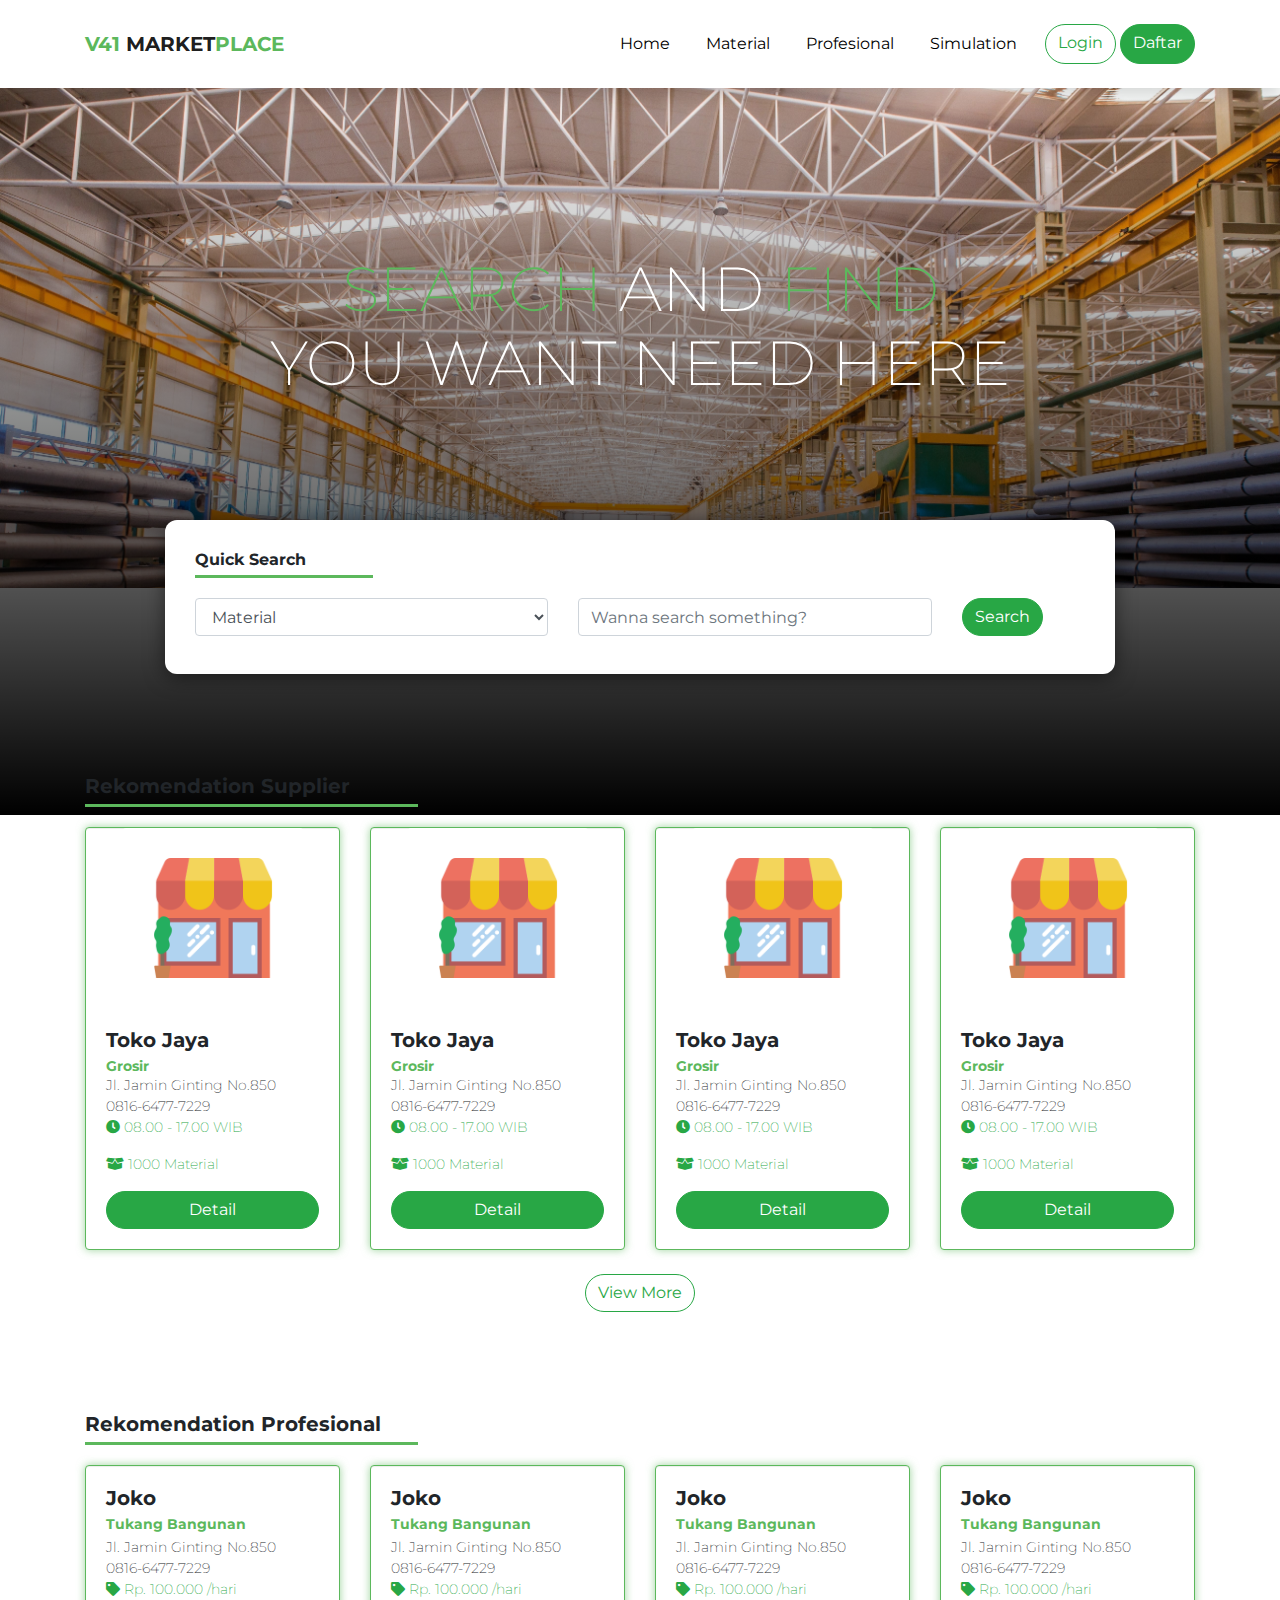
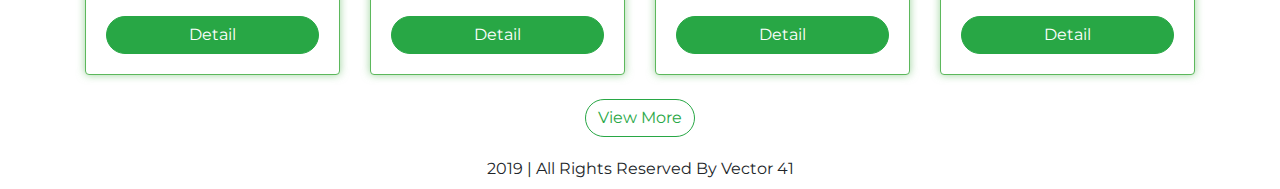
<file: index.html>
<!doctype html>
<html lang="en">

<head>
    <!-- Required meta tags -->
    <meta charset="utf-8">
    <meta name="viewport" content="width=device-width, initial-scale=1, shrink-to-fit=no">

    <!-- Bootstrap CSS -->
    <link rel="stylesheet" href="https://stackpath.bootstrapcdn.com/bootstrap/4.3.1/css/bootstrap.min.css"
        integrity="sha384-ggOyR0iXCbMQv3Xipma34MD+dH/1fQ784/j6cY/iJTQUOhcWr7x9JvoRxT2MZw1T" crossorigin="anonymous">

    <!-- Fonts -->
    <link href="https://fonts.googleapis.com/css?family=Montserrat&display=swap" rel="stylesheet">

    <!-- Icon -->
    <link rel="stylesheet" href="https://cdnjs.cloudflare.com/ajax/libs/font-awesome/5.11.2/css/all.min.css">

    <!-- My style -->
    <link rel="stylesheet" href="assets/css/style.css">

    <title>V41 Marketplace</title>
</head>

<body>

    <!-- Nav Bar -->
    <nav class="navbar navbar-expand-lg navbar-light shadow p-4">

        <div class="container">

            <a class="navbar-brand" href="#"><span>V41</span> Market<span>place</span></a>
            <button class="navbar-toggler" type="button" data-toggle="collapse" data-target="#navbarNavAltMarkup"
                aria-controls="navbarNavAltMarkup" aria-expanded="false" aria-label="Toggle navigation">
                <span class="navbar-toggler-icon"></span>
            </button>
            <div class="collapse navbar-collapse" id="navbarNavAltMarkup">
                <div class="navbar-nav ml-auto">
                    <a class="nav-item nav-link active" href="index.html">Home <span
                            class="sr-only">(current)</span></a>
                    <a class="nav-item nav-link" href="#">Material</a>
                    <a class="nav-item nav-link" href="#">Profesional</a>
                    <a class="nav-item nav-link" href="#">Simulation</a>
                    <a class="nav-item btn btn-outline-success button" href="#">Login</a>&nbsp;
                    <a class="nav-item btn btn-success button" href="pendaftaran.html">Daftar</a>




                </div>
            </div>

        </div>

    </nav>

    <!-- End Navbar -->


    <!-- Jumbotron -->
    <div class="jumbotron jumbotron-fluid">
        <div class="container">
            <h1 class="display-4"> <span>search</span> and <span>find</span><br>you want need here</h1>
        </div>
    </div>
    <!-- End Jumbotron -->



    <!-- Container -->


    <div class="container">


        <!-- Quick Search -->

        <div class="row justify-content-center">

            <div class="col-10 quick-search">

                <h6>Quick Search</h6>

                <div class="row">

                    <div class="col-lg mb-2">
                        <select name="" class="form-control" id="">
                            <option value="1">Material</option>
                            <option value="2">Profesional</option>
                        </select>

                    </div>
                    <div class="col-lg mb-2">
                        <input type="text" class="form-control" placeholder="Wanna search something?">

                    </div>

                    <div class="col-lg-2 mb-2">
                        <button class="btn btn-success button">Search</button>


                    </div>




                </div>


            </div>

        </div>



        <!-- Quick Search -->


        <section class="rekomendation">

            <div class="row">

                <div class="col-lg-12">

                    <h5 class="text-heading">Rekomendation Supplier</h5>

                    <div class="row">

                        <div class="col-lg-3 mb-4">

                            <div class="card produk">
                                <img src="assets/img/store.png" class="card-img-top img-thumbnail" alt="...">
                                <div class="card-body">

                                    <h5 class="card-title">Toko Jaya</h5>
                                    <h6 class="card-subtitle mb-0">Grosir</h6>
                                    <p class="card-text mb-0">Jl. Jamin Ginting No.850</p>
                                    <p class="card-text mb-0">0816-6477-7229</p>
                                    <p class="card-text text-success"> <i class="fas fa-clock"></i> 08.00 - 17.00 WIB
                                    </p>

                                    <p class="card-text text-success"><i class="fas fa-box-open"></i> 1000 Material</p>

                                    <a href="detail_supplier.html"
                                        class="btn btn-success button justify-content-center d-flex">Detail</a>
                                </div>
                            </div>

                        </div>
                        <div class="col-lg-3 mb-4">

                            <div class="card produk">
                                <img src="assets/img/store.png" class="card-img-top img-thumbnail" alt="...">
                                <div class="card-body">
                                    <h5 class="card-title">Toko Jaya</h5>
                                    <h6 class="card-subtitle mb-0">Grosir</h6>
                                    <p class="card-text mb-0">Jl. Jamin Ginting No.850</p>
                                    <p class="card-text mb-0">0816-6477-7229</p>
                                    <p class="card-text text-success"> <i class="fas fa-clock"></i> 08.00 - 17.00 WIB
                                    </p>

                                    <p class="card-text text-success"><i class="fas fa-box-open"></i> 1000 Material</p>

                                    <a href="#" class="btn btn-success button justify-content-center d-flex">Detail</a>
                                </div>
                            </div>

                        </div>

                        <div class="col-lg-3 mb-4">

                            <div class="card produk">
                                <img src="assets/img/store.png" class="card-img-top img-thumbnail" alt="...">
                                <div class="card-body">
                                    <h5 class="card-title">Toko Jaya</h5>
                                    <h6 class="card-subtitle mb-0">Grosir</h6>
                                    <p class="card-text mb-0">Jl. Jamin Ginting No.850</p>
                                    <p class="card-text mb-0">0816-6477-7229</p>
                                    <p class="card-text text-success"> <i class="fas fa-clock"></i> 08.00 - 17.00 WIB
                                    </p>

                                    <p class="card-text text-success"><i class="fas fa-box-open"></i> 1000 Material</p>

                                    <a href="#" class="btn btn-success button justify-content-center d-flex">Detail</a>
                                </div>
                            </div>

                        </div>

                        <div class="col-lg-3 mb-4">

                            <div class="card produk">
                                <img src="assets/img/store.png" class="card-img-top img-thumbnail" alt="...">
                                <div class="card-body">
                                    <h5 class="card-title">Toko Jaya</h5>
                                    <h6 class="card-subtitle mb-0">Grosir</h6>
                                    <p class="card-text mb-0">Jl. Jamin Ginting No.850</p>
                                    <p class="card-text mb-0">0816-6477-7229</p>
                                    <p class="card-text text-success"> <i class="fas fa-clock"></i> 08.00 - 17.00 WIB
                                    </p>

                                    <p class="card-text text-success"><i class="fas fa-box-open"></i> 1000 Material</p>

                                    <a href="#" class="btn btn-success button justify-content-center d-flex">Detail</a>
                                </div>
                            </div>

                        </div>





                    </div>

                </div>

                <div class="col-lg-12 justify-content-center d-flex">

                    <a href="" class="btn btn-outline-success button">View More</a>


                </div>

            </div>



        </section>



        <section class="rekomendation">

            <div class="row">

                <div class="col-lg-12">

                    <h5 class="text-heading">Rekomendation Profesional</h5>

                    <div class="row">

                        <div class="col-lg-3 mb-4">

                            <div class="card produk">
                                <div class="card-body">

                                    <h5 class="card-title">Joko</h5>
                                    <h6 class="card-subtitle mb-1">Tukang Bangunan</h6>
                                    <p class="card-text mb-0">Jl. Jamin Ginting No.850</p>
                                    <p class="card-text mb-0">0816-6477-7229</p>
                                    <p class="card-text text-success"><i class="fas fa-tag"></i> Rp. 100.000 /hari </p>

                                    <a href="#" data-toggle="modal" data-target="#exampleModal"
                                        class="btn btn-success button justify-content-center d-flex">Detail</a>
                                </div>
                            </div>

                        </div>



                        <div class="col-lg-3 mb-4">

                            <div class="card produk">
                                <div class="card-body">

                                    <h5 class="card-title">Joko</h5>
                                    <h6 class="card-subtitle mb-1">Tukang Bangunan</h6>
                                    <p class="card-text mb-0">Jl. Jamin Ginting No.850</p>
                                    <p class="card-text mb-0">0816-6477-7229</p>
                                    <p class="card-text text-success"><i class="fas fa-tag"></i> Rp. 100.000 /hari </p>

                                    <a href="#" class="btn btn-success button justify-content-center d-flex">Detail</a>
                                </div>
                            </div>

                        </div>

                        <div class="col-lg-3 mb-4">

                            <div class="card produk">
                                <div class="card-body">

                                    <h5 class="card-title">Joko</h5>
                                    <h6 class="card-subtitle mb-1">Tukang Bangunan</h6>
                                    <p class="card-text mb-0">Jl. Jamin Ginting No.850</p>
                                    <p class="card-text mb-0">0816-6477-7229</p>
                                    <p class="card-text text-success"><i class="fas fa-tag"></i> Rp. 100.000 /hari </p>

                                    <a href="#" class="btn btn-success button justify-content-center d-flex">Detail</a>
                                </div>
                            </div>

                        </div>

                        <div class="col-lg-3 mb-4">

                            <div class="card produk">
                                <div class="card-body">

                                    <h5 class="card-title">Joko</h5>
                                    <h6 class="card-subtitle mb-1">Tukang Bangunan</h6>
                                    <p class="card-text mb-0">Jl. Jamin Ginting No.850</p>
                                    <p class="card-text mb-0">0816-6477-7229</p>
                                    <p class="card-text text-success"><i class="fas fa-tag"></i> Rp. 100.000 /hari </p>

                                    <a href="#" class="btn btn-success button justify-content-center d-flex">Detail</a>
                                </div>
                            </div>

                        </div>


                        <!-- Modal -->
                        <div class="modal fade" id="exampleModal" tabindex="-1" role="dialog"
                            aria-labelledby="exampleModalLabel" aria-hidden="true">
                            <div class="modal-dialog modal-lg" role="document">
                                <div class="modal-content">
                                    <div class="modal-header">
                                        <h5 class="modal-title" id="exampleModalLabel">Detail Material</h5>
                                        <button type="button" class="close" data-dismiss="modal" aria-label="Close">
                                            <span aria-hidden="true">&times;</span>
                                        </button>
                                    </div>
                                    <div class="modal-body">

                                        <div class="card detail-modal-produk">
                                            <div class="card-body">

                                                <h5 class="card-title">Joko</h5>
                                                <h6 class="card-subtitle mb-1">Tukang Bangunan</h6>
                                                <p class="card-text mb-0">Jl. Jamin Ginting No.850</p>
                                                <p class="card-text mb-4">0816-6477-7229</p>


                                                <p class="card-text"> <strong>Other Service</strong> </p>

                                                <table class="table">
                                                    <thead>
                                                        <tr>
                                                            <th scope="col">#</th>
                                                            <th scope="col">Jenis Upah</th>
                                                            <th scope="col">Satuan/Waktu</th>
                                                            <th scope="col">Harga Satuan</th>
                                                        </tr>
                                                    </thead>
                                                    <tbody>
                                                        <tr>
                                                            <th scope="row">1</th>
                                                            <td>Tukang Besi</td>
                                                            <td>Hari</td>
                                                            <td>Rp. 150.000 </td>
                                                        </tr>
                                                    </tbody>
                                                </table>

                                            </div>
                                        </div>
                                    </div>
                                    <div class="modal-footer">
                                        <button type="button" class="btn btn-success button"
                                            data-dismiss="modal">Close</button>
                                        <!-- <button type="button" class="btn btn-primary">Save changes</button> -->
                                    </div>
                                </div>
                            </div>
                        </div>
                        <!-- End Modal -->



                    </div>

                </div>

                <div class="col-lg-12 justify-content-center d-flex">

                    <a href="" class="btn btn-outline-success button">View More</a>


                </div>

            </div>



        </section>

        <!-- Footer -->
        <div class="row footer mb-2">
            <div class="col text-center">
                2019 | All Rights Reserved By Vector 41
            </div>
        </div>
        <!-- Footer -->


    </div>

    <!-- End Container -->
































    <!-- Optional JavaScript -->
    <!-- jQuery first, then Popper.js, then Bootstrap JS -->
    <script src="https://code.jquery.com/jquery-3.3.1.slim.min.js"
        integrity="sha384-q8i/X+965DzO0rT7abK41JStQIAqVgRVzpbzo5smXKp4YfRvH+8abtTE1Pi6jizo"
        crossorigin="anonymous"></script>
    <script src="https://cdnjs.cloudflare.com/ajax/libs/popper.js/1.14.7/umd/popper.min.js"
        integrity="sha384-UO2eT0CpHqdSJQ6hJty5KVphtPhzWj9WO1clHTMGa3JDZwrnQq4sF86dIHNDz0W1"
        crossorigin="anonymous"></script>
    <script src="https://stackpath.bootstrapcdn.com/bootstrap/4.3.1/js/bootstrap.min.js"
        integrity="sha384-JjSmVgyd0p3pXB1rRibZUAYoIIy6OrQ6VrjIEaFf/nJGzIxFDsf4x0xIM+B07jRM"
        crossorigin="anonymous"></script>
</body>

</html>
</file>
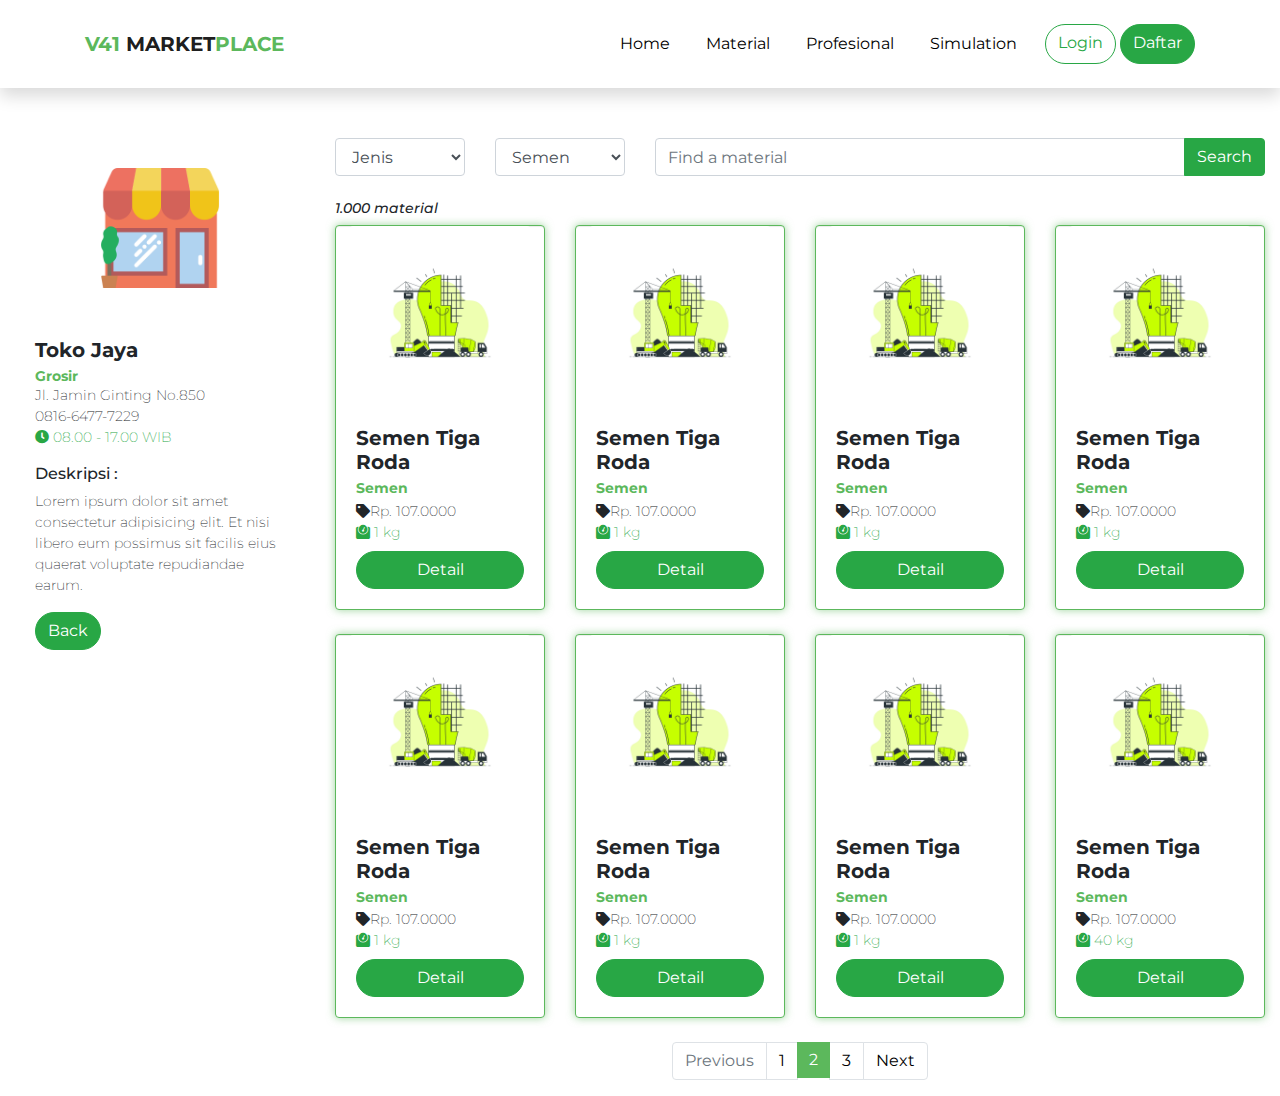
<file: detail_supplier.html>
<!doctype html>
<html lang="en">

<head>
    <!-- Required meta tags -->
    <meta charset="utf-8">
    <meta name="viewport" content="width=device-width, initial-scale=1, shrink-to-fit=no">

    <!-- Bootstrap CSS -->
    <link rel="stylesheet" href="https://stackpath.bootstrapcdn.com/bootstrap/4.3.1/css/bootstrap.min.css"
        integrity="sha384-ggOyR0iXCbMQv3Xipma34MD+dH/1fQ784/j6cY/iJTQUOhcWr7x9JvoRxT2MZw1T" crossorigin="anonymous">

    <!-- Fonts -->
    <link href="https://fonts.googleapis.com/css?family=Montserrat&display=swap" rel="stylesheet">

    <!-- Icon -->
    <link rel="stylesheet" href="https://cdnjs.cloudflare.com/ajax/libs/font-awesome/5.11.2/css/all.min.css">

    <!-- My style -->
    <link rel="stylesheet" href="assets/css/style.css">

    <title>V41 Marketplace</title>
</head>

<body>

    <!-- Nav Bar -->
    <nav class="navbar navbar-expand-lg navbar-light shadow p-4">

        <div class="container">

            <a class="navbar-brand" href="#"><span>V41</span> Market<span>place</span></a>
            <button class="navbar-toggler" type="button" data-toggle="collapse" data-target="#navbarNavAltMarkup"
                aria-controls="navbarNavAltMarkup" aria-expanded="false" aria-label="Toggle navigation">
                <span class="navbar-toggler-icon"></span>
            </button>
            <div class="collapse navbar-collapse" id="navbarNavAltMarkup">
                <div class="navbar-nav ml-auto">
                    <a class="nav-item nav-link active" href="index.html">Home <span
                            class="sr-only">(current)</span></a>
                    <a class="nav-item nav-link" href="#">Material</a>
                    <a class="nav-item nav-link" href="#">Profesional</a>
                    <a class="nav-item nav-link" href="#">Simulation</a>
                    <a class="nav-item btn btn-outline-success button" href="#">Login</a>&nbsp;
                    <a class="nav-item btn btn-success button" href="pendaftaran.html">Daftar</a>




                </div>
            </div>

        </div>

    </nav>

    <!-- End Navbar -->






    <!-- Container -->


    <div class="container-fluid">



        <!-- detail supplier -->

        <div class="row detail-supplier">

            <div class="col-lg-3">

                <div class="card profile-toko">
                    <img src="assets/img/store.png" class="card-img-top" alt="...">
                    <div class="card-body">
                        <h5 class="card-title">Toko Jaya</h5>
                        <h6 class="card-subtitle mb-0">Grosir</h6>
                        <p class="card-text mb-0">Jl. Jamin Ginting No.850</p>
                        <p class="card-text mb-0">0816-6477-7229</p>
                        <p class="card-text text-success"> <i class="fas fa-clock"></i> 08.00 - 17.00 WIB</p>
                        <h6>Deskripsi :</h6>
                        <p class="card-text">
                            Lorem ipsum dolor sit amet consectetur adipisicing elit. Et nisi libero eum possimus sit
                            facilis eius quaerat voluptate repudiandae earum.
                        </p>

                        <a href="index.html" class="btn btn-success button">Back</a>
                    </div>
                </div>

            </div>

            <div class="col-lg-9 material">

                <!-- Form -->
                <div class="row">

                    <div class="col-lg-2 mb-2">

                        <select name="" id="" class="form-control">
                            <option value="1">Jenis</option>
                            <option value="1">Harga</option>
                        </select>

                    </div>

                    <div class="col-lg-2 mb-2">

                        <select name="" id="" class="form-control">
                                <option value="1">All</option>
                            <option value="1" selected>Semen</option>
                            <option value="1">Seng</option>
                            <option value="1">Kayu</option>

                        </select>

                    </div>

                    <div class="col-lg-8 mb-2">

                        <div class="input-group mb-3">
                            <input type="text" class="form-control" placeholder="Find a material"
                                aria-label="Recipient's username" aria-describedby="button-addon2">
                            <div class="input-group-append">
                                <button class="btn btn-success" type="button" id="button-addon2">Search</button>
                            </div>
                        </div>

                    </div>

                </div>
                <!-- End Form -->

                <!-- Materia -->

                <div class="row">


                    <div class="col-lg-12">

                        <h5 class="head-material">1.000 material</h5>
                        <div class="row">

                            <div class="col-lg-3 mb-4">

                                <div class="card produk">
                                    <img src="assets/img/default-material.jpg" class="card-img-top img-thumbnail"
                                        alt="...">
                                    <div class="card-body">
                                        <h5 class="card-title">Semen Tiga Roda</h5>
                                        <h6 class="card-subtitle mb-1">Semen</h6>
                                        <p class="card-text mb-0"><i class="fas fa-tag"></i>Rp. 107.0000</p>
                                        <p class="card-text mb-2 text-success"><i class="fas fa-weight"></i> 1 kg</p>

                                        <a href="#" data-toggle="modal" data-target="#exampleModal"
                                            class="btn btn-success button justify-content-center d-flex">Detail</a>
                                    </div>
                                </div>

                            </div>

                            <div class="col-lg-3 mb-4">

                                <div class="card produk">
                                    <img src="assets/img/default-material.jpg" class="card-img-top img-thumbnail"
                                        alt="...">
                                    <div class="card-body">
                                        <h5 class="card-title">Semen Tiga Roda</h5>
                                        <h6 class="card-subtitle mb-1">Semen</h6>
                                        <p class="card-text mb-0"><i class="fas fa-tag"></i>Rp. 107.0000</p>
                                        <p class="card-text mb-2 text-success"><i class="fas fa-weight"></i> 1 kg</p>

                                        <a href="#"
                                            class="btn btn-success button justify-content-center d-flex">Detail</a>
                                    </div>
                                </div>

                            </div>

                            <div class="col-lg-3 mb-4">

                                <div class="card produk">
                                    <img src="assets/img/default-material.jpg" class="card-img-top img-thumbnail"
                                        alt="...">
                                    <div class="card-body">
                                        <h5 class="card-title">Semen Tiga Roda</h5>
                                        <h6 class="card-subtitle mb-1">Semen</h6>
                                        <p class="card-text mb-0"><i class="fas fa-tag"></i>Rp. 107.0000</p>
                                        <p class="card-text mb-2 text-success"><i class="fas fa-weight"></i> 1 kg</p>

                                        <a href="#"
                                            class="btn btn-success button justify-content-center d-flex">Detail</a>
                                    </div>
                                </div>

                            </div>

                            <div class="col-lg-3 mb-4">

                                <div class="card produk">
                                    <img src="assets/img/default-material.jpg" class="card-img-top img-thumbnail"
                                        alt="...">
                                    <div class="card-body">
                                        <h5 class="card-title">Semen Tiga Roda</h5>
                                        <h6 class="card-subtitle mb-1">Semen</h6>
                                        <p class="card-text mb-0"><i class="fas fa-tag"></i>Rp. 107.0000</p>
                                        <p class="card-text mb-2 text-success"><i class="fas fa-weight"></i> 1 kg</p>

                                        <a href="#"
                                            class="btn btn-success button justify-content-center d-flex">Detail</a>
                                    </div>
                                </div>

                            </div>

                            <div class="col-lg-3 mb-4">

                                <div class="card produk">
                                    <img src="assets/img/default-material.jpg" class="card-img-top img-thumbnail"
                                        alt="...">
                                    <div class="card-body">
                                        <h5 class="card-title">Semen Tiga Roda</h5>
                                        <h6 class="card-subtitle mb-1">Semen</h6>
                                        <p class="card-text mb-0"><i class="fas fa-tag"></i>Rp. 107.0000</p>
                                        <p class="card-text mb-2 text-success"><i class="fas fa-weight"></i> 1 kg</p>

                                        <a href="#"
                                            class="btn btn-success button justify-content-center d-flex">Detail</a>
                                    </div>
                                </div>

                            </div>

                            <div class="col-lg-3 mb-4">

                                <div class="card produk">
                                    <img src="assets/img/default-material.jpg" class="card-img-top img-thumbnail"
                                        alt="...">
                                    <div class="card-body">
                                        <h5 class="card-title">Semen Tiga Roda</h5>
                                        <h6 class="card-subtitle mb-1">Semen</h6>
                                        <p class="card-text mb-0"><i class="fas fa-tag"></i>Rp. 107.0000</p>
                                        <p class="card-text mb-2 text-success"><i class="fas fa-weight"></i> 1 kg</p>

                                        <a href="#"
                                            class="btn btn-success button justify-content-center d-flex">Detail</a>
                                    </div>
                                </div>

                            </div>

                            <div class="col-lg-3 mb-4">

                                <div class="card produk">
                                    <img src="assets/img/default-material.jpg" class="card-img-top img-thumbnail"
                                        alt="...">
                                    <div class="card-body">
                                        <h5 class="card-title">Semen Tiga Roda</h5>
                                        <h6 class="card-subtitle mb-1">Semen</h6>
                                        <p class="card-text mb-0"><i class="fas fa-tag"></i>Rp. 107.0000</p>
                                        <p class="card-text mb-2 text-success"><i class="fas fa-weight"></i> 1 kg</p>

                                        <a href="#"
                                            class="btn btn-success button justify-content-center d-flex">Detail</a>
                                    </div>
                                </div>

                            </div>

                            <div class="col-lg-3 mb-4">

                                <div class="card produk">
                                    <img src="assets/img/default-material.jpg" class="card-img-top img-thumbnail"
                                        alt="...">
                                    <div class="card-body">
                                        <h5 class="card-title">Semen Tiga Roda</h5>
                                        <h6 class="card-subtitle mb-1">Semen</h6>
                                        <p class="card-text mb-0"><i class="fas fa-tag"></i>Rp. 107.0000</p>
                                        <p class="card-text mb-2 text-success"><i class="fas fa-weight"></i> 40 kg</p>

                                        <a href="#"
                                            class="btn btn-success button justify-content-center d-flex">Detail</a>
                                    </div>
                                </div>

                            </div>


                            <!-- Modal -->
                            <div class="modal fade" id="exampleModal" tabindex="-1" role="dialog"
                                aria-labelledby="exampleModalLabel" aria-hidden="true">
                                <div class="modal-dialog" role="document">
                                    <div class="modal-content">
                                        <div class="modal-header">
                                            <h5 class="modal-title" id="exampleModalLabel">Detail Material</h5>
                                            <button type="button" class="close" data-dismiss="modal" aria-label="Close">
                                                <span aria-hidden="true">&times;</span>
                                            </button>
                                        </div>
                                        <div class="modal-body">

                                            <div class="card detail-modal-produk">
                                                <img src="assets/img/default-material.jpg"
                                                    class="card-img-top img-thumbnail" alt="...">
                                                <div class="card-body">
                                                    <h5 class="card-title">Semen Tiga Roda</h5>
                                                    <h6 class="card-subtitle mb-1">Semen</h6>
                                                  
                                                    <p class="card-text mb-0"><i class="fas fa-tag"></i> Rp. 130.0000</p>
                                                    <p class="card-text mb-0"><i class="fas fa-box"></i> Zak</p>
                                                    <p class="card-text mb-2"><i class="fas fa-weight"></i>
                                                         40 kg</p>
                                                </div>
                                            </div>

                                        </div>
                                        <div class="modal-footer">
                                            <button type="button" class="btn btn-success button"
                                                data-dismiss="modal">Close</button>
                                            <!-- <button type="button" class="btn btn-primary">Save changes</button> -->
                                        </div>
                                    </div>
                                </div>
                            </div>
                            <!-- End Modal -->


                        </div>

                    </div>


                </div>

                <!-- Pagnation -->
                <nav aria-label="Page navigation example">
                    <ul class="pagination justify-content-center">
                        <li class="page-item disabled">
                            <a class="page-link" href="#" tabindex="-1" aria-disabled="true">Previous</a>
                        </li>
                        <li class="page-item"><a class="page-link" href="#">1</a></li>
                        <li class="page-item active"><a class="page-link" href="#">2</a></li>
                        <li class="page-item"><a class="page-link" href="#">3</a></li>
                        <li class="page-item">
                            <a class="page-link" href="#">Next</a>
                        </li>
                    </ul>
                </nav>
                <!-- End Pagnation -->

                <!-- End Material -->

            </div>


        </div>


        <!-- End supplier -->




    </div>

    <!-- End Container -->
































    <!-- Optional JavaScript -->
    <!-- jQuery first, then Popper.js, then Bootstrap JS -->
    <script src="https://code.jquery.com/jquery-3.3.1.slim.min.js"
        integrity="sha384-q8i/X+965DzO0rT7abK41JStQIAqVgRVzpbzo5smXKp4YfRvH+8abtTE1Pi6jizo"
        crossorigin="anonymous"></script>
    <script src="https://cdnjs.cloudflare.com/ajax/libs/popper.js/1.14.7/umd/popper.min.js"
        integrity="sha384-UO2eT0CpHqdSJQ6hJty5KVphtPhzWj9WO1clHTMGa3JDZwrnQq4sF86dIHNDz0W1"
        crossorigin="anonymous"></script>
    <script src="https://stackpath.bootstrapcdn.com/bootstrap/4.3.1/js/bootstrap.min.js"
        integrity="sha384-JjSmVgyd0p3pXB1rRibZUAYoIIy6OrQ6VrjIEaFf/nJGzIxFDsf4x0xIM+B07jRM"
        crossorigin="anonymous"></script>
</body>

</html>
</file>
<file: assets/css/style.css>
/* Body */
body{

    font-family: 'Montserrat', sans-serif;

}

strong{
   font-weight: bold; 
}
/* Navbar */

.navbar{
    position: relative;
    z-index: 1;
    background-color: white;
}

.navbar-brand{
    text-transform: uppercase;
    font-family: 32px;
    font-weight: bold;
}

.navbar-brand span{
    color: #5cb85c;
}

/* Jumbotron  */
.jumbotron{

    background-image: url(../img/bgjumbotron-min.jpg);
    background-size: cover;
    height: 450px;
    text-align: center;

}

.jumbotron .container{
    position: relative;
    z-index: 1;
}

.jumbotron::after{
    content: "";
    display: block;
    width: 100%;
    height: 100%;
    background-image: linear-gradient(to top , rgba(0, 0 , 0 , 2) , rgba(0 , 0 , 0 , 0));
    position: absolute;
    bottom: 0;

}

.jumbotron .display-4{

    color:white;
    margin-top: 100px;
    font-weight: 200;
    font-size: 40px;
    margin-bottom: 30px;
    text-transform: uppercase;
}

.jumbotron span{
    color: #5cb85c;
}


/* Quick searcg */

.quick-search{
    background-color: white;
    box-shadow: 0 3px 20px rgba(0, 0, 0, 0.5);
    padding:30px;
    margin-top: -100px;
    border-radius: 12px;
}

.quick-search h6{

    font-weight: bold;
    margin-bottom: 20px;
    text-align: center;

}

.quick-search h6::after{

    content: "";
    display: block;
    border-bottom: 3px solid #5cb85c;
    width: 50%;
    padding: 3px;
    margin: auto;
    




}

.rekomendation{


    margin-top: 100px;



}


.text-heading{

    font-weight: bold;
    margin-bottom: 20px;


}

.text-heading::after{

    content: "";
    display: block;
    border-bottom: 3px solid #5cb85c;
    width: 65%;
    padding: 3px;
    




}

/* Card */

.card img{

    width: 300px;
    height: 300px;
    border: 0;
    margin: auto;
    padding: 30px;


}

.produk{

    border: 1px solid #5cb85c;
    box-shadow: inset 0 1px 1px rgba(0, 0, 0, 0.075), 0 0 8px rgba(92, 184, 92, 0.6);

}

.card-title{
    font-weight: bold;
}

.card-subtitle{
    color: #5cb85c;
    font-size: 14px;
    font-weight: bold;

}

.card-text{

    font-size: 14px;
    font-weight: 200;

}

.footer{
    margin-top: 20px;
}
.footer p{

    color: #ACACAC;
    font-size: 20px;
    margin-top: 100px;
    font-weight: bold;

}


/* detail-supplier */

.detail-supplier{

    margin-top: 50px;
    

}

.heading-sup{
    text-align: center;
    font-weight: bold;
}

.profile-toko{
    background-color : white;
    border: 0;
}

.head-material{

    font-size: 14px;
    font-style: italic;

}

.detail-modal-produk{

    border: 0;

}

/* Pagnation */



.page-item.active
.page-link{
   background-color: #5cb85c;
   border: 0;
   
}

.page-link{
    color: black;
}

/* Utili */

.button{

    border-radius: 30px;

}

/* Form coontrol */
.form-control:focus {
    border-color: #5cb85c;;
    box-shadow: inset 0 1px 1px rgba(0, 0, 0, 0.075), 0 0 8px rgba(92, 184, 92, 0.6);
  }
  


/* Dekstrop Version */

@media (min-width: 992px) {

    .nav-link{
        color: black !important;
    }
    

    .nav-link{

        margin-right: 20px;

    }
    

    .nav-link:hover::after{

        content: '';
        display: block;
        border-bottom: 3px solid #5cb85c;
        margin: auto;
        padding-bottom: 5px;
        margin-bottom: -8px;

    }

    .jumbotron{
        height: 500px;
    }

    .jumbotron .display-4{
        font-size: 62px;
    }

    .jumbotron::after{
        content: "";
        display: block;
        width: 100%;
        height: 80%;
        background-image: linear-gradient(to top , rgba(0, 0 , 0 , 2) , rgba(0 , 0 , 0 , 0));
        position: absolute;
        bottom: 0;
        top: 95px;
    
    }
    
    .quick-search h6{

        text-align: left;

    }
    .quick-search h6::after{

        content: "";
        display: block;
        border-bottom: 3px solid #5cb85c;
        width: 20%;
        padding: 3px;
        margin: 0;
    
    
    
    
    }
    

    .text-heading::after{

        content: "";
        display: block;
        border-bottom: 3px solid #5cb85c;
        width: 30%;
        padding: 3px;
        
    
    
    
    
    }

    .card img{

        width: 180px;
        height: 180px;
        border: 0;
        margin: auto;
        padding: 30px;
    
    
    }
    















}
</file>
